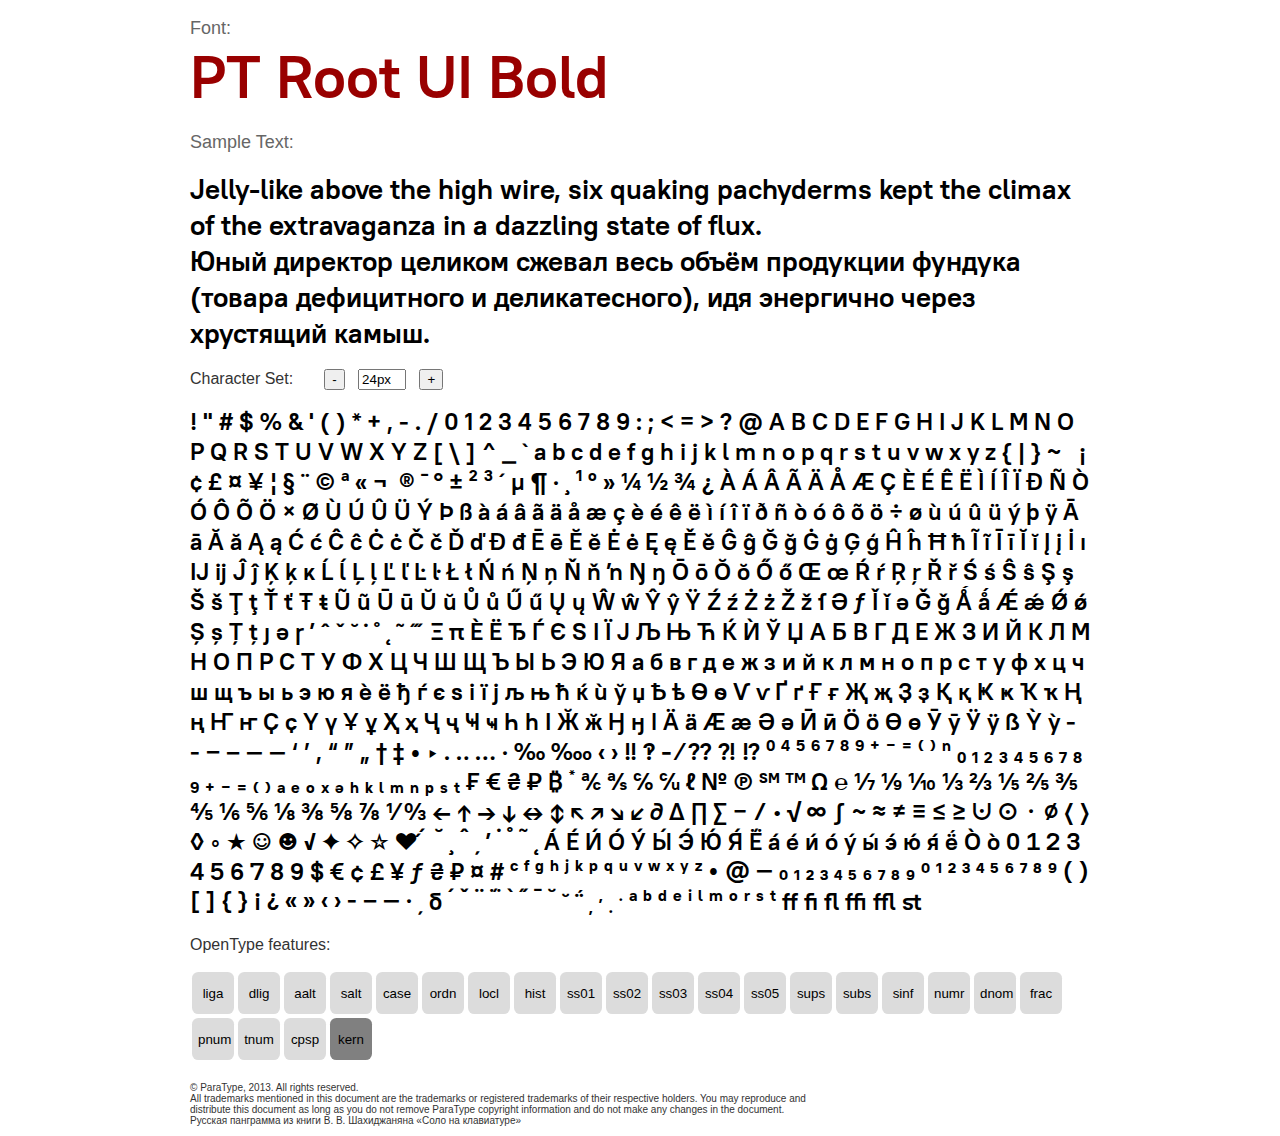
<file: Fonts/PT Root UI Bold/PT Root UI_Bold.html>
<!DOCTYPE html PUBLIC "-//W3C//DTD XHTML 1.0 Strict//EN"
	"http://www.w3.org/TR/xhtml1/DTD/xhtml1-strict.dtd">

<html xmlns="http://www.w3.org/1999/xhtml" xml:lang="en" lang="en">
<head>
	<meta http-equiv="Content-Type" content="text/html; charset=utf-8"/>
	<meta http-equiv="X-UA-Compatible" content="IE=Edge" />
  
<!--
These webfonts were purchased at www.ParaType.com
You can purchase them too. Please don't steal them.

Please don't remove this notice. Thanks.
-->	
	<title>Font Face Demo</title>
	<link rel="stylesheet" href="PT%20Root%20UI_Bold.css" type="text/css" charset="utf-8">
	<style type="text/css" media="screen">
		body {font-family: Helvetica, Arial, sans-serif; color:#333333;}
		.PTRootUIWebBold {
			font-family: 'PTRootUIWebBold';
			font-weight: normal;
			font-style: normal;
			color:#000000;
		}

		.caption {
			font-size: 18px;
			color:#666666;
		}
		.FontName {
			font-size: 60px;
		}
		.CopyrightFont {
			font-size: 10px;
		}
		#container {
			width: 900px;
			margin-left: auto;
			margin-right: auto;
			overflow: none;
		}
		.samplebox {
			white-space:wrap;
			margin-top:10px;
			margin-bottom: 0px;
		}
		.features {
			margin-top: 20px;
			margin-bottom: 20px;
		}
		.feature {
			height: 42px;
			width: 42px;
			cursor: pointer;
			margin: 2px;
			border-radius: 15%;
			background-color: #DCDCDC;
			border: none;
		}
		.active{
			background-color: #808080;			
		}
		
		
	</style>
<script type="text/javascript">
		fsize = 24
		window.onload = function(){ active('kern')};
function less()
{
	if (fsize > 2) {	
		fsize = fsize-1;
		p = document.getElementById('sample');
		p.style.fontSize = fsize + "px";
		document.getElementById('stext').value = fsize + "px";
	}
}	

function more()
{
	if (fsize < 100) {	
		fsize = fsize+1;
		setSize ()
	}
}	

function setSize ()
{
	p = document.getElementById('sample');
	document.getElementById('sample-text').style.fontSize = "28px";
	p.style.fontSize = fsize + "px";
	document.getElementById('stext').value = fsize + "px";
}

function changeFSize()
{
	tsize = document.getElementById('stext').value;
	fsize = parseInt (tsize);
	setSize ();
	return false;
}
function active(value)
{
	const button = document.getElementById(value); 	
	const allFeatures = document.querySelectorAll(".features button");
	button.classList.toggle('active');	
	let features = "";
	for(let i = 0; i < allFeatures.length; i ++){
		features += "'" + allFeatures[i].id + "'" + " ";
		if(allFeatures[i].classList.contains("active")){
			features += "1";
		}
		else { features += "0"}
		
		if(i+1 !== allFeatures.length) {
			features += ",";	
		}
	}	
	let sample = document.getElementById('sample');
	let sampleText = document.getElementById('sample-text');
	let styles = "font-feature-settings:" + features + ";";
	sample.setAttribute("style", styles);
	sampleText.setAttribute("style", styles);	
	setSize();
}
</script>	
</head>
<body>
	<div id="container">
<p class="caption">
Font: <br>

<span class="PTRootUIWebBold samplebox" style="font-size:60px; color:#990000">
PT Root UI Bold</span></p>

<p class="caption">
Sample Text:</p>
<p id="sample-text" class="PTRootUIWebBold samplebox" style="font-size:28px">
Jelly-like above the high wire, six quaking pachyderms kept the climax of the extravaganza in a dazzling state of flux.<br>Юный директор целиком сжевал весь объём продукции фундука (товара дефицитного и деликатесного), идя энергично через хрустящий камыш.</p>

<p class="caption">
<div>
	<div>
		<form onsubmit="return changeFSize();">
		Character Set: &nbsp;&nbsp;&nbsp;&nbsp;&nbsp; <input type="button" value="-" onClick="less()"> &nbsp;&nbsp;<input id="stext" type="text" value="24px" style="width:40px"> &nbsp;&nbsp;<input type="button" value="+" onClick="more()"></p>
		</form>
		<p id="sample" class="PTRootUIWebBold samplebox" style="font-size:24px;">
			   ! " # $ % & ' ( ) * + , - . / 0 1 2 3 4 5 6 7 8 9 : ; < = > ? @ A B C D E F G H I J K L M N O P Q R S T U V W X Y Z [ \ ] ^ _ ` a b c d e f g h i j k l m n o p q r s t u v w x y z { | } ~   ¡ ¢ £ ¤ ¥ ¦ § ¨ © ª « ¬ ­ ® ¯ ° ± ² ³ ´ µ ¶ · ¸ ¹ º » ¼ ½ ¾ ¿ À Á Â Ã Ä Å Æ Ç È É Ê Ë Ì Í Î Ï Ð Ñ Ò Ó Ô Õ Ö × Ø Ù Ú Û Ü Ý Þ ß à á â ã ä å æ ç è é ê ë ì í î ï ð ñ ò ó ô õ ö ÷ ø ù ú û ü ý þ ÿ Ā ā Ă ă Ą ą Ć ć Ĉ ĉ Ċ ċ Č č Ď ď Đ đ Ē ē Ĕ ĕ Ė ė Ę ę Ě ě Ĝ ĝ Ğ ğ Ġ ġ Ģ ģ Ĥ ĥ Ħ ħ Ĩ ĩ Ī ī Ĭ ĭ Į į İ ı Ĳ ĳ Ĵ ĵ Ķ ķ ĸ Ĺ ĺ Ļ ļ Ľ ľ Ŀ ŀ Ł ł Ń ń Ņ ņ Ň ň ŉ Ŋ ŋ Ō ō Ŏ ŏ Ő ő Œ œ Ŕ ŕ Ŗ ŗ Ř ř Ś ś Ŝ ŝ Ş ş Š š Ţ ţ Ť ť Ŧ ŧ Ũ ũ Ū ū Ŭ ŭ Ů ů Ű ű Ų ų Ŵ ŵ Ŷ ŷ Ÿ Ź ź Ż ż Ž ž ſ Ə ƒ Ǐ ǐ ǝ Ǧ ǧ Ǻ ǻ Ǽ ǽ Ǿ ǿ Ș ș Ț ț ȷ ə ɼ ʼ ˆ ˇ ˘ ˙ ˚ ˛ ˜ ˝ ́ Ξ π Ѐ Ё Ђ Ѓ Є Ѕ І Ї Ј Љ Њ Ћ Ќ Ѝ Ў Џ А Б В Г Д Е Ж З И Й К Л М Н О П Р С Т У Ф Х Ц Ч Ш Щ Ъ Ы Ь Э Ю Я а б в г д е ж з и й к л м н о п р с т у ф х ц ч ш щ ъ ы ь э ю я ѐ ё ђ ѓ є ѕ і ї ј љ њ ћ ќ ѝ ў џ Ѣ ѣ Ѳ ѳ Ѵ ѵ Ґ ґ Ғ ғ Җ җ Ҙ ҙ Қ қ Ҝ ҝ Ҡ ҡ Ң ң Ҥ ҥ Ҫ ҫ Ү ү Ұ ұ Ҳ ҳ Ҷ ҷ Ҹ ҹ Һ һ Ӏ Ӂ ӂ Ӈ ӈ ӏ Ӓ ӓ Ӕ ӕ Ә ә Ӣ ӣ Ӧ ӧ Ө ө Ӯ ӯ Ӱ ӱ ẞ Ỳ ỳ ‐ ‑ ‒ – — ― ‘ ’ ‚ “ ” „ † ‡ • ‣ ․ ‥ … ‧ ‰ ‱ ‹ › ‼ ‽ ⁃ ⁄ ⁇ ⁈ ⁉ ⁰ ⁴ ⁵ ⁶ ⁷ ⁸ ⁹ ⁺ ⁻ ⁼ ⁽ ⁾ ⁿ ₀ ₁ ₂ ₃ ₄ ₅ ₆ ₇ ₈ ₉ ₊ ₋ ₌ ₍ ₎ ₐ ₑ ₒ ₓ ₔ ₕ ₖ ₗ ₘ ₙ ₚ ₛ ₜ ₣ € ₴ ₽ ₿ ⃰ ℀ ℁ ℅ ℆ ℓ № ℗ ℠ ™ Ω ℮ ⅐ ⅑ ⅒ ⅓ ⅔ ⅕ ⅖ ⅗ ⅘ ⅙ ⅚ ⅛ ⅜ ⅝ ⅞ ⅟ ↉ ← ↑ → ↓ ↔ ↕ ↖ ↗ ↘ ↙ ∂ ∆ ∏ ∑ − ∕ ∙ √ ∞ ∫ ∼ ≈ ≠ ≡ ≤ ≥ ⊍ ⊙ ⋅ ⌀ 〈 〉 ◊ ◦ ★ ☺ ☻ ✓ ✦ ✧ ✩ ❤                                                                                                                                      ﬀ ﬁ ﬂ ﬃ ﬄ ﬆ ﻿ 
		</p>
	</div>
	<div class="features">
	<p>OpenType features:</p><button id='liga' class='feature' onclick=active('liga') title='Standard Ligatures'>liga</button><button id='dlig' class='feature' onclick=active('dlig') title='Discretionary Ligatures'>dlig</button><button id='aalt' class='feature' onclick=active('aalt') title='Access All Alternates'>aalt</button><button id='salt' class='feature' onclick=active('salt') title='Stylistic Alternates'>salt</button><button id='case' class='feature' onclick=active('case') title='Case-Sensitive Forms'>case</button><button id='ordn' class='feature' onclick=active('ordn') title='Ordinals'>ordn</button><button id='locl' class='feature' onclick=active('locl') title='Localized Forms'>locl</button><button id='hist' class='feature' onclick=active('hist') title='Historical Forms'>hist</button><button id='ss01' class='feature' onclick=active('ss01') title='Stylistic Set 1'>ss01</button><button id='ss02' class='feature' onclick=active('ss02') title='Stylistic Set 2'>ss02</button><button id='ss03' class='feature' onclick=active('ss03') title='Stylistic Set 3'>ss03</button><button id='ss04' class='feature' onclick=active('ss04') title='Stylistic Set 4'>ss04</button><button id='ss05' class='feature' onclick=active('ss05') title='Stylistic Set 5'>ss05</button><button id='sups' class='feature' onclick=active('sups') title='Superscript'>sups</button><button id='subs' class='feature' onclick=active('subs') title='Subscript'>subs</button><button id='sinf' class='feature' onclick=active('sinf') title='Scientific Inferiors'>sinf</button><button id='numr' class='feature' onclick=active('numr') title='Numerators'>numr</button><button id='dnom' class='feature' onclick=active('dnom') title='Denominators'>dnom</button><button id='frac' class='feature' onclick=active('frac') title='Fractions'>frac</button><button id='pnum' class='feature' onclick=active('pnum') title='Proportional Figures'>pnum</button><button id='tnum' class='feature' onclick=active('tnum') title='Tabular Figures'>tnum</button><button id='cpsp' class='feature' onclick=active('cpsp') title='Capital Spacing'>cpsp</button><button id='kern' class='feature' onclick=active('kern') title='Kerning'>kern</button>
	</div>
</div>

<p class="CopyrightFont">
&#169; ParaType, 2013. All rights reserved.<br>All trademarks mentioned in this document are the trademarks or registered trademarks of their respective holders. You may reproduce and<br>distribute this document as long as you do not remove ParaType copyright information and do not make any changes in the document.<br>Русская панграмма из книги В. В. Шахиджаняна «Соло на клавиатуре»</p>	</div>

</body>
</html>
</file>
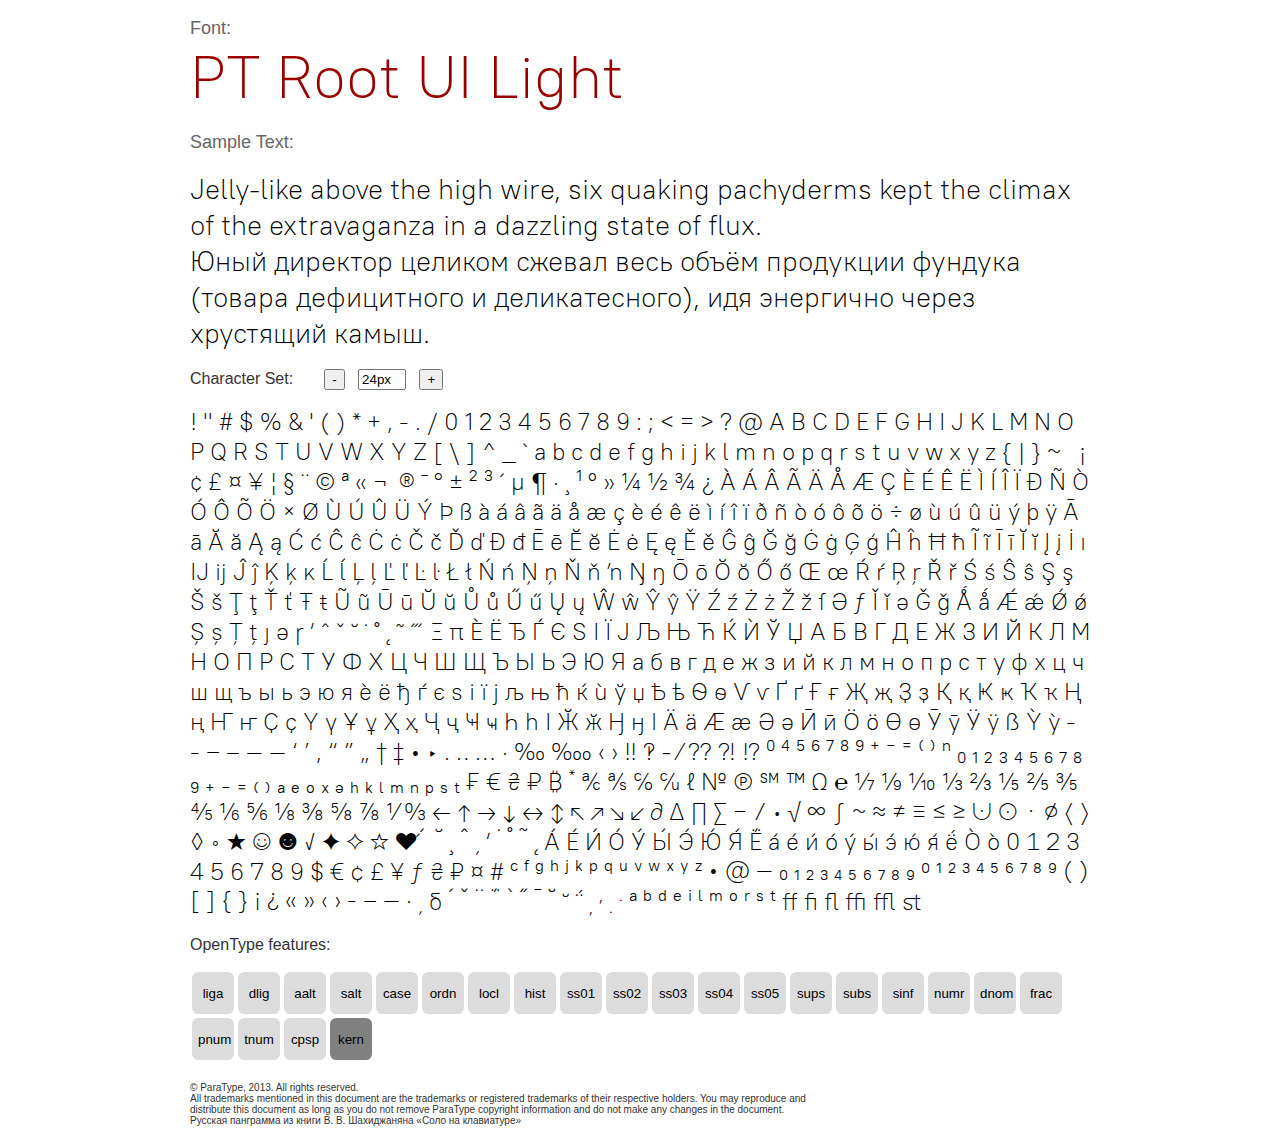
<file: Fonts/PT Root UI Light/PT Root UI_Light.html>
<!DOCTYPE html PUBLIC "-//W3C//DTD XHTML 1.0 Strict//EN"
	"http://www.w3.org/TR/xhtml1/DTD/xhtml1-strict.dtd">

<html xmlns="http://www.w3.org/1999/xhtml" xml:lang="en" lang="en">
<head>
	<meta http-equiv="Content-Type" content="text/html; charset=utf-8"/>
	<meta http-equiv="X-UA-Compatible" content="IE=Edge" />
  
<!--
These webfonts were purchased at www.ParaType.com
You can purchase them too. Please don't steal them.

Please don't remove this notice. Thanks.
-->	
	<title>Font Face Demo</title>
	<link rel="stylesheet" href="PT%20Root%20UI_Light.css" type="text/css" charset="utf-8">
	<style type="text/css" media="screen">
		body {font-family: Helvetica, Arial, sans-serif; color:#333333;}
		.PTRootUIWebLight {
			font-family: 'PTRootUIWebLight';
			font-weight: normal;
			font-style: normal;
			color:#000000;
		}

		.caption {
			font-size: 18px;
			color:#666666;
		}
		.FontName {
			font-size: 60px;
		}
		.CopyrightFont {
			font-size: 10px;
		}
		#container {
			width: 900px;
			margin-left: auto;
			margin-right: auto;
			overflow: none;
		}
		.samplebox {
			white-space:wrap;
			margin-top:10px;
			margin-bottom: 0px;
		}
		.features {
			margin-top: 20px;
			margin-bottom: 20px;
		}
		.feature {
			height: 42px;
			width: 42px;
			cursor: pointer;
			margin: 2px;
			border-radius: 15%;
			background-color: #DCDCDC;
			border: none;
		}
		.active{
			background-color: #808080;			
		}
		
		
	</style>
<script type="text/javascript">
		fsize = 24
		window.onload = function(){ active('kern')};
function less()
{
	if (fsize > 2) {	
		fsize = fsize-1;
		p = document.getElementById('sample');
		p.style.fontSize = fsize + "px";
		document.getElementById('stext').value = fsize + "px";
	}
}	

function more()
{
	if (fsize < 100) {	
		fsize = fsize+1;
		setSize ()
	}
}	

function setSize ()
{
	p = document.getElementById('sample');
	document.getElementById('sample-text').style.fontSize = "28px";
	p.style.fontSize = fsize + "px";
	document.getElementById('stext').value = fsize + "px";
}

function changeFSize()
{
	tsize = document.getElementById('stext').value;
	fsize = parseInt (tsize);
	setSize ();
	return false;
}
function active(value)
{
	const button = document.getElementById(value); 	
	const allFeatures = document.querySelectorAll(".features button");
	button.classList.toggle('active');	
	let features = "";
	for(let i = 0; i < allFeatures.length; i ++){
		features += "'" + allFeatures[i].id + "'" + " ";
		if(allFeatures[i].classList.contains("active")){
			features += "1";
		}
		else { features += "0"}
		
		if(i+1 !== allFeatures.length) {
			features += ",";	
		}
	}	
	let sample = document.getElementById('sample');
	let sampleText = document.getElementById('sample-text');
	let styles = "font-feature-settings:" + features + ";";
	sample.setAttribute("style", styles);
	sampleText.setAttribute("style", styles);	
	setSize();
}
</script>	
</head>
<body>
	<div id="container">
<p class="caption">
Font: <br>

<span class="PTRootUIWebLight samplebox" style="font-size:60px; color:#990000">
PT Root UI Light</span></p>

<p class="caption">
Sample Text:</p>
<p id="sample-text" class="PTRootUIWebLight samplebox" style="font-size:28px">
Jelly-like above the high wire, six quaking pachyderms kept the climax of the extravaganza in a dazzling state of flux.<br>Юный директор целиком сжевал весь объём продукции фундука (товара дефицитного и деликатесного), идя энергично через хрустящий камыш.</p>

<p class="caption">
<div>
	<div>
		<form onsubmit="return changeFSize();">
		Character Set: &nbsp;&nbsp;&nbsp;&nbsp;&nbsp; <input type="button" value="-" onClick="less()"> &nbsp;&nbsp;<input id="stext" type="text" value="24px" style="width:40px"> &nbsp;&nbsp;<input type="button" value="+" onClick="more()"></p>
		</form>
		<p id="sample" class="PTRootUIWebLight samplebox" style="font-size:24px;">
			   ! " # $ % & ' ( ) * + , - . / 0 1 2 3 4 5 6 7 8 9 : ; < = > ? @ A B C D E F G H I J K L M N O P Q R S T U V W X Y Z [ \ ] ^ _ ` a b c d e f g h i j k l m n o p q r s t u v w x y z { | } ~   ¡ ¢ £ ¤ ¥ ¦ § ¨ © ª « ¬ ­ ® ¯ ° ± ² ³ ´ µ ¶ · ¸ ¹ º » ¼ ½ ¾ ¿ À Á Â Ã Ä Å Æ Ç È É Ê Ë Ì Í Î Ï Ð Ñ Ò Ó Ô Õ Ö × Ø Ù Ú Û Ü Ý Þ ß à á â ã ä å æ ç è é ê ë ì í î ï ð ñ ò ó ô õ ö ÷ ø ù ú û ü ý þ ÿ Ā ā Ă ă Ą ą Ć ć Ĉ ĉ Ċ ċ Č č Ď ď Đ đ Ē ē Ĕ ĕ Ė ė Ę ę Ě ě Ĝ ĝ Ğ ğ Ġ ġ Ģ ģ Ĥ ĥ Ħ ħ Ĩ ĩ Ī ī Ĭ ĭ Į į İ ı Ĳ ĳ Ĵ ĵ Ķ ķ ĸ Ĺ ĺ Ļ ļ Ľ ľ Ŀ ŀ Ł ł Ń ń Ņ ņ Ň ň ŉ Ŋ ŋ Ō ō Ŏ ŏ Ő ő Œ œ Ŕ ŕ Ŗ ŗ Ř ř Ś ś Ŝ ŝ Ş ş Š š Ţ ţ Ť ť Ŧ ŧ Ũ ũ Ū ū Ŭ ŭ Ů ů Ű ű Ų ų Ŵ ŵ Ŷ ŷ Ÿ Ź ź Ż ż Ž ž ſ Ə ƒ Ǐ ǐ ǝ Ǧ ǧ Ǻ ǻ Ǽ ǽ Ǿ ǿ Ș ș Ț ț ȷ ə ɼ ʼ ˆ ˇ ˘ ˙ ˚ ˛ ˜ ˝ ́ Ξ π Ѐ Ё Ђ Ѓ Є Ѕ І Ї Ј Љ Њ Ћ Ќ Ѝ Ў Џ А Б В Г Д Е Ж З И Й К Л М Н О П Р С Т У Ф Х Ц Ч Ш Щ Ъ Ы Ь Э Ю Я а б в г д е ж з и й к л м н о п р с т у ф х ц ч ш щ ъ ы ь э ю я ѐ ё ђ ѓ є ѕ і ї ј љ њ ћ ќ ѝ ў џ Ѣ ѣ Ѳ ѳ Ѵ ѵ Ґ ґ Ғ ғ Җ җ Ҙ ҙ Қ қ Ҝ ҝ Ҡ ҡ Ң ң Ҥ ҥ Ҫ ҫ Ү ү Ұ ұ Ҳ ҳ Ҷ ҷ Ҹ ҹ Һ һ Ӏ Ӂ ӂ Ӈ ӈ ӏ Ӓ ӓ Ӕ ӕ Ә ә Ӣ ӣ Ӧ ӧ Ө ө Ӯ ӯ Ӱ ӱ ẞ Ỳ ỳ ‐ ‑ ‒ – — ― ‘ ’ ‚ “ ” „ † ‡ • ‣ ․ ‥ … ‧ ‰ ‱ ‹ › ‼ ‽ ⁃ ⁄ ⁇ ⁈ ⁉ ⁰ ⁴ ⁵ ⁶ ⁷ ⁸ ⁹ ⁺ ⁻ ⁼ ⁽ ⁾ ⁿ ₀ ₁ ₂ ₃ ₄ ₅ ₆ ₇ ₈ ₉ ₊ ₋ ₌ ₍ ₎ ₐ ₑ ₒ ₓ ₔ ₕ ₖ ₗ ₘ ₙ ₚ ₛ ₜ ₣ € ₴ ₽ ₿ ⃰ ℀ ℁ ℅ ℆ ℓ № ℗ ℠ ™ Ω ℮ ⅐ ⅑ ⅒ ⅓ ⅔ ⅕ ⅖ ⅗ ⅘ ⅙ ⅚ ⅛ ⅜ ⅝ ⅞ ⅟ ↉ ← ↑ → ↓ ↔ ↕ ↖ ↗ ↘ ↙ ∂ ∆ ∏ ∑ − ∕ ∙ √ ∞ ∫ ∼ ≈ ≠ ≡ ≤ ≥ ⊍ ⊙ ⋅ ⌀ 〈 〉 ◊ ◦ ★ ☺ ☻ ✓ ✦ ✧ ✩ ❤                                                                                                                                      ﬀ ﬁ ﬂ ﬃ ﬄ ﬆ ﻿ 
		</p>
	</div>
	<div class="features">
	<p>OpenType features:</p><button id='liga' class='feature' onclick=active('liga') title='Standard Ligatures'>liga</button><button id='dlig' class='feature' onclick=active('dlig') title='Discretionary Ligatures'>dlig</button><button id='aalt' class='feature' onclick=active('aalt') title='Access All Alternates'>aalt</button><button id='salt' class='feature' onclick=active('salt') title='Stylistic Alternates'>salt</button><button id='case' class='feature' onclick=active('case') title='Case-Sensitive Forms'>case</button><button id='ordn' class='feature' onclick=active('ordn') title='Ordinals'>ordn</button><button id='locl' class='feature' onclick=active('locl') title='Localized Forms'>locl</button><button id='hist' class='feature' onclick=active('hist') title='Historical Forms'>hist</button><button id='ss01' class='feature' onclick=active('ss01') title='Stylistic Set 1'>ss01</button><button id='ss02' class='feature' onclick=active('ss02') title='Stylistic Set 2'>ss02</button><button id='ss03' class='feature' onclick=active('ss03') title='Stylistic Set 3'>ss03</button><button id='ss04' class='feature' onclick=active('ss04') title='Stylistic Set 4'>ss04</button><button id='ss05' class='feature' onclick=active('ss05') title='Stylistic Set 5'>ss05</button><button id='sups' class='feature' onclick=active('sups') title='Superscript'>sups</button><button id='subs' class='feature' onclick=active('subs') title='Subscript'>subs</button><button id='sinf' class='feature' onclick=active('sinf') title='Scientific Inferiors'>sinf</button><button id='numr' class='feature' onclick=active('numr') title='Numerators'>numr</button><button id='dnom' class='feature' onclick=active('dnom') title='Denominators'>dnom</button><button id='frac' class='feature' onclick=active('frac') title='Fractions'>frac</button><button id='pnum' class='feature' onclick=active('pnum') title='Proportional Figures'>pnum</button><button id='tnum' class='feature' onclick=active('tnum') title='Tabular Figures'>tnum</button><button id='cpsp' class='feature' onclick=active('cpsp') title='Capital Spacing'>cpsp</button><button id='kern' class='feature' onclick=active('kern') title='Kerning'>kern</button>
	</div>
</div>

<p class="CopyrightFont">
&#169; ParaType, 2013. All rights reserved.<br>All trademarks mentioned in this document are the trademarks or registered trademarks of their respective holders. You may reproduce and<br>distribute this document as long as you do not remove ParaType copyright information and do not make any changes in the document.<br>Русская панграмма из книги В. В. Шахиджаняна «Соло на клавиатуре»</p>	</div>

</body>
</html>
</file>
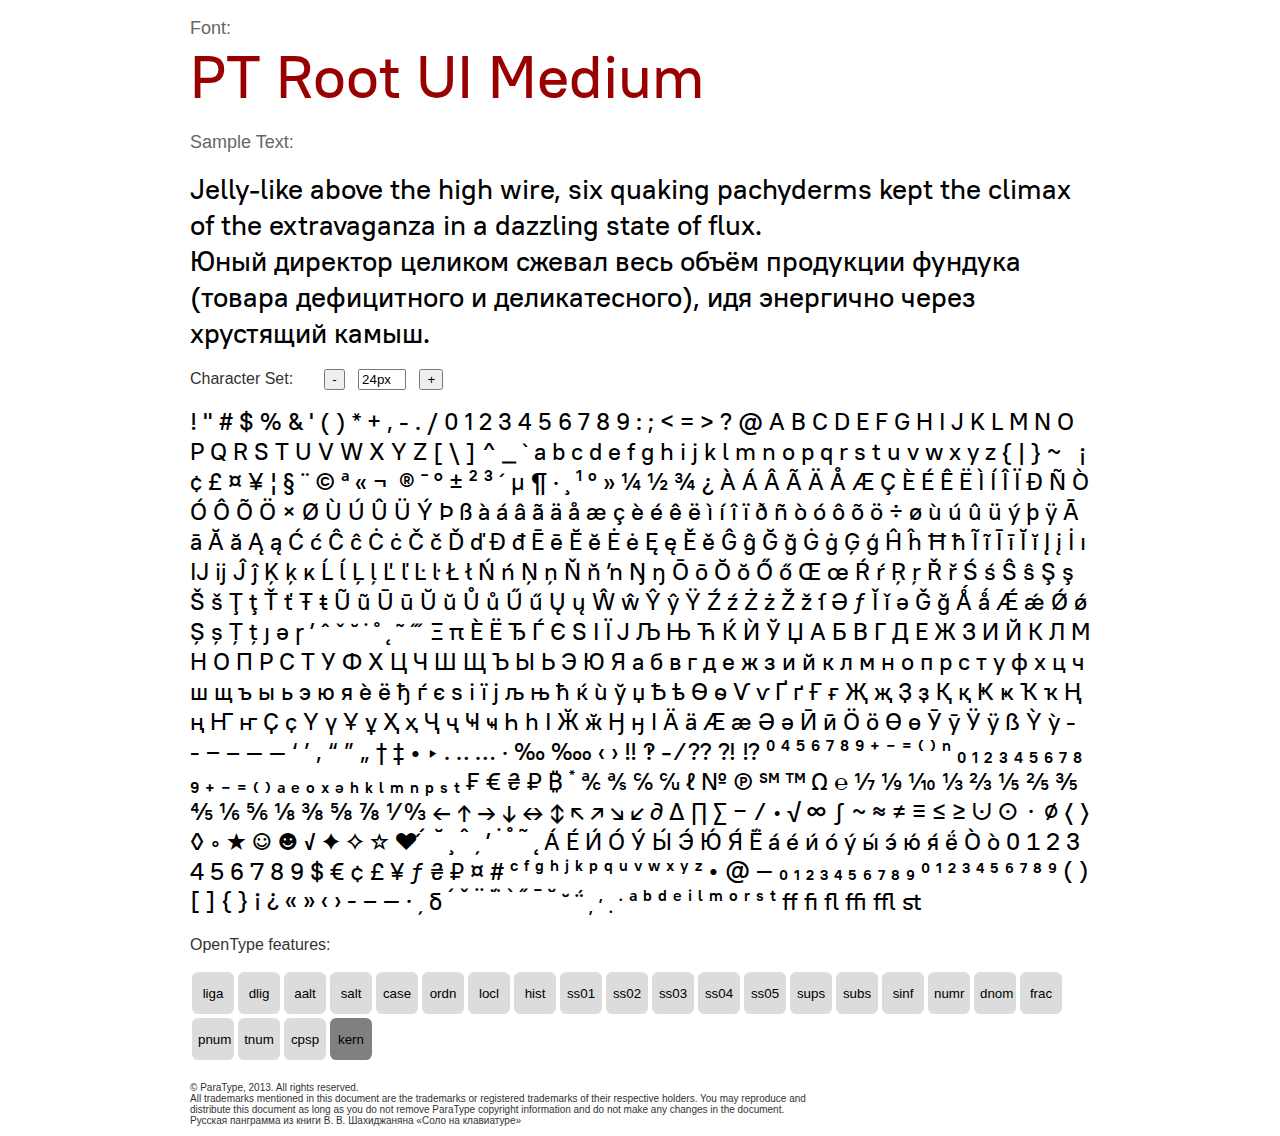
<file: Fonts/PT Root UI Medium/PT Root UI_Medium.html>
<!DOCTYPE html PUBLIC "-//W3C//DTD XHTML 1.0 Strict//EN"
	"http://www.w3.org/TR/xhtml1/DTD/xhtml1-strict.dtd">

<html xmlns="http://www.w3.org/1999/xhtml" xml:lang="en" lang="en">
<head>
	<meta http-equiv="Content-Type" content="text/html; charset=utf-8"/>
	<meta http-equiv="X-UA-Compatible" content="IE=Edge" />
  
<!--
These webfonts were purchased at www.ParaType.com
You can purchase them too. Please don't steal them.

Please don't remove this notice. Thanks.
-->	
	<title>Font Face Demo</title>
	<link rel="stylesheet" href="PT%20Root%20UI_Medium.css" type="text/css" charset="utf-8">
	<style type="text/css" media="screen">
		body {font-family: Helvetica, Arial, sans-serif; color:#333333;}
		.PTRootUIWebMedium {
			font-family: 'PTRootUIWebMedium';
			font-weight: normal;
			font-style: normal;
			color:#000000;
		}

		.caption {
			font-size: 18px;
			color:#666666;
		}
		.FontName {
			font-size: 60px;
		}
		.CopyrightFont {
			font-size: 10px;
		}
		#container {
			width: 900px;
			margin-left: auto;
			margin-right: auto;
			overflow: none;
		}
		.samplebox {
			white-space:wrap;
			margin-top:10px;
			margin-bottom: 0px;
		}
		.features {
			margin-top: 20px;
			margin-bottom: 20px;
		}
		.feature {
			height: 42px;
			width: 42px;
			cursor: pointer;
			margin: 2px;
			border-radius: 15%;
			background-color: #DCDCDC;
			border: none;
		}
		.active{
			background-color: #808080;			
		}
		
		
	</style>
<script type="text/javascript">
		fsize = 24
		window.onload = function(){ active('kern')};
function less()
{
	if (fsize > 2) {	
		fsize = fsize-1;
		p = document.getElementById('sample');
		p.style.fontSize = fsize + "px";
		document.getElementById('stext').value = fsize + "px";
	}
}	

function more()
{
	if (fsize < 100) {	
		fsize = fsize+1;
		setSize ()
	}
}	

function setSize ()
{
	p = document.getElementById('sample');
	document.getElementById('sample-text').style.fontSize = "28px";
	p.style.fontSize = fsize + "px";
	document.getElementById('stext').value = fsize + "px";
}

function changeFSize()
{
	tsize = document.getElementById('stext').value;
	fsize = parseInt (tsize);
	setSize ();
	return false;
}
function active(value)
{
	const button = document.getElementById(value); 	
	const allFeatures = document.querySelectorAll(".features button");
	button.classList.toggle('active');	
	let features = "";
	for(let i = 0; i < allFeatures.length; i ++){
		features += "'" + allFeatures[i].id + "'" + " ";
		if(allFeatures[i].classList.contains("active")){
			features += "1";
		}
		else { features += "0"}
		
		if(i+1 !== allFeatures.length) {
			features += ",";	
		}
	}	
	let sample = document.getElementById('sample');
	let sampleText = document.getElementById('sample-text');
	let styles = "font-feature-settings:" + features + ";";
	sample.setAttribute("style", styles);
	sampleText.setAttribute("style", styles);	
	setSize();
}
</script>	
</head>
<body>
	<div id="container">
<p class="caption">
Font: <br>

<span class="PTRootUIWebMedium samplebox" style="font-size:60px; color:#990000">
PT Root UI Medium</span></p>

<p class="caption">
Sample Text:</p>
<p id="sample-text" class="PTRootUIWebMedium samplebox" style="font-size:28px">
Jelly-like above the high wire, six quaking pachyderms kept the climax of the extravaganza in a dazzling state of flux.<br>Юный директор целиком сжевал весь объём продукции фундука (товара дефицитного и деликатесного), идя энергично через хрустящий камыш.</p>

<p class="caption">
<div>
	<div>
		<form onsubmit="return changeFSize();">
		Character Set: &nbsp;&nbsp;&nbsp;&nbsp;&nbsp; <input type="button" value="-" onClick="less()"> &nbsp;&nbsp;<input id="stext" type="text" value="24px" style="width:40px"> &nbsp;&nbsp;<input type="button" value="+" onClick="more()"></p>
		</form>
		<p id="sample" class="PTRootUIWebMedium samplebox" style="font-size:24px;">
			   ! " # $ % & ' ( ) * + , - . / 0 1 2 3 4 5 6 7 8 9 : ; < = > ? @ A B C D E F G H I J K L M N O P Q R S T U V W X Y Z [ \ ] ^ _ ` a b c d e f g h i j k l m n o p q r s t u v w x y z { | } ~   ¡ ¢ £ ¤ ¥ ¦ § ¨ © ª « ¬ ­ ® ¯ ° ± ² ³ ´ µ ¶ · ¸ ¹ º » ¼ ½ ¾ ¿ À Á Â Ã Ä Å Æ Ç È É Ê Ë Ì Í Î Ï Ð Ñ Ò Ó Ô Õ Ö × Ø Ù Ú Û Ü Ý Þ ß à á â ã ä å æ ç è é ê ë ì í î ï ð ñ ò ó ô õ ö ÷ ø ù ú û ü ý þ ÿ Ā ā Ă ă Ą ą Ć ć Ĉ ĉ Ċ ċ Č č Ď ď Đ đ Ē ē Ĕ ĕ Ė ė Ę ę Ě ě Ĝ ĝ Ğ ğ Ġ ġ Ģ ģ Ĥ ĥ Ħ ħ Ĩ ĩ Ī ī Ĭ ĭ Į į İ ı Ĳ ĳ Ĵ ĵ Ķ ķ ĸ Ĺ ĺ Ļ ļ Ľ ľ Ŀ ŀ Ł ł Ń ń Ņ ņ Ň ň ŉ Ŋ ŋ Ō ō Ŏ ŏ Ő ő Œ œ Ŕ ŕ Ŗ ŗ Ř ř Ś ś Ŝ ŝ Ş ş Š š Ţ ţ Ť ť Ŧ ŧ Ũ ũ Ū ū Ŭ ŭ Ů ů Ű ű Ų ų Ŵ ŵ Ŷ ŷ Ÿ Ź ź Ż ż Ž ž ſ Ə ƒ Ǐ ǐ ǝ Ǧ ǧ Ǻ ǻ Ǽ ǽ Ǿ ǿ Ș ș Ț ț ȷ ə ɼ ʼ ˆ ˇ ˘ ˙ ˚ ˛ ˜ ˝ ́ Ξ π Ѐ Ё Ђ Ѓ Є Ѕ І Ї Ј Љ Њ Ћ Ќ Ѝ Ў Џ А Б В Г Д Е Ж З И Й К Л М Н О П Р С Т У Ф Х Ц Ч Ш Щ Ъ Ы Ь Э Ю Я а б в г д е ж з и й к л м н о п р с т у ф х ц ч ш щ ъ ы ь э ю я ѐ ё ђ ѓ є ѕ і ї ј љ њ ћ ќ ѝ ў џ Ѣ ѣ Ѳ ѳ Ѵ ѵ Ґ ґ Ғ ғ Җ җ Ҙ ҙ Қ қ Ҝ ҝ Ҡ ҡ Ң ң Ҥ ҥ Ҫ ҫ Ү ү Ұ ұ Ҳ ҳ Ҷ ҷ Ҹ ҹ Һ һ Ӏ Ӂ ӂ Ӈ ӈ ӏ Ӓ ӓ Ӕ ӕ Ә ә Ӣ ӣ Ӧ ӧ Ө ө Ӯ ӯ Ӱ ӱ ẞ Ỳ ỳ ‐ ‑ ‒ – — ― ‘ ’ ‚ “ ” „ † ‡ • ‣ ․ ‥ … ‧ ‰ ‱ ‹ › ‼ ‽ ⁃ ⁄ ⁇ ⁈ ⁉ ⁰ ⁴ ⁵ ⁶ ⁷ ⁸ ⁹ ⁺ ⁻ ⁼ ⁽ ⁾ ⁿ ₀ ₁ ₂ ₃ ₄ ₅ ₆ ₇ ₈ ₉ ₊ ₋ ₌ ₍ ₎ ₐ ₑ ₒ ₓ ₔ ₕ ₖ ₗ ₘ ₙ ₚ ₛ ₜ ₣ € ₴ ₽ ₿ ⃰ ℀ ℁ ℅ ℆ ℓ № ℗ ℠ ™ Ω ℮ ⅐ ⅑ ⅒ ⅓ ⅔ ⅕ ⅖ ⅗ ⅘ ⅙ ⅚ ⅛ ⅜ ⅝ ⅞ ⅟ ↉ ← ↑ → ↓ ↔ ↕ ↖ ↗ ↘ ↙ ∂ ∆ ∏ ∑ − ∕ ∙ √ ∞ ∫ ∼ ≈ ≠ ≡ ≤ ≥ ⊍ ⊙ ⋅ ⌀ 〈 〉 ◊ ◦ ★ ☺ ☻ ✓ ✦ ✧ ✩ ❤                                                                                                                                      ﬀ ﬁ ﬂ ﬃ ﬄ ﬆ ﻿ 
		</p>
	</div>
	<div class="features">
	<p>OpenType features:</p><button id='liga' class='feature' onclick=active('liga') title='Standard Ligatures'>liga</button><button id='dlig' class='feature' onclick=active('dlig') title='Discretionary Ligatures'>dlig</button><button id='aalt' class='feature' onclick=active('aalt') title='Access All Alternates'>aalt</button><button id='salt' class='feature' onclick=active('salt') title='Stylistic Alternates'>salt</button><button id='case' class='feature' onclick=active('case') title='Case-Sensitive Forms'>case</button><button id='ordn' class='feature' onclick=active('ordn') title='Ordinals'>ordn</button><button id='locl' class='feature' onclick=active('locl') title='Localized Forms'>locl</button><button id='hist' class='feature' onclick=active('hist') title='Historical Forms'>hist</button><button id='ss01' class='feature' onclick=active('ss01') title='Stylistic Set 1'>ss01</button><button id='ss02' class='feature' onclick=active('ss02') title='Stylistic Set 2'>ss02</button><button id='ss03' class='feature' onclick=active('ss03') title='Stylistic Set 3'>ss03</button><button id='ss04' class='feature' onclick=active('ss04') title='Stylistic Set 4'>ss04</button><button id='ss05' class='feature' onclick=active('ss05') title='Stylistic Set 5'>ss05</button><button id='sups' class='feature' onclick=active('sups') title='Superscript'>sups</button><button id='subs' class='feature' onclick=active('subs') title='Subscript'>subs</button><button id='sinf' class='feature' onclick=active('sinf') title='Scientific Inferiors'>sinf</button><button id='numr' class='feature' onclick=active('numr') title='Numerators'>numr</button><button id='dnom' class='feature' onclick=active('dnom') title='Denominators'>dnom</button><button id='frac' class='feature' onclick=active('frac') title='Fractions'>frac</button><button id='pnum' class='feature' onclick=active('pnum') title='Proportional Figures'>pnum</button><button id='tnum' class='feature' onclick=active('tnum') title='Tabular Figures'>tnum</button><button id='cpsp' class='feature' onclick=active('cpsp') title='Capital Spacing'>cpsp</button><button id='kern' class='feature' onclick=active('kern') title='Kerning'>kern</button>
	</div>
</div>

<p class="CopyrightFont">
&#169; ParaType, 2013. All rights reserved.<br>All trademarks mentioned in this document are the trademarks or registered trademarks of their respective holders. You may reproduce and<br>distribute this document as long as you do not remove ParaType copyright information and do not make any changes in the document.<br>Русская панграмма из книги В. В. Шахиджаняна «Соло на клавиатуре»</p>	</div>

</body>
</html>
</file>
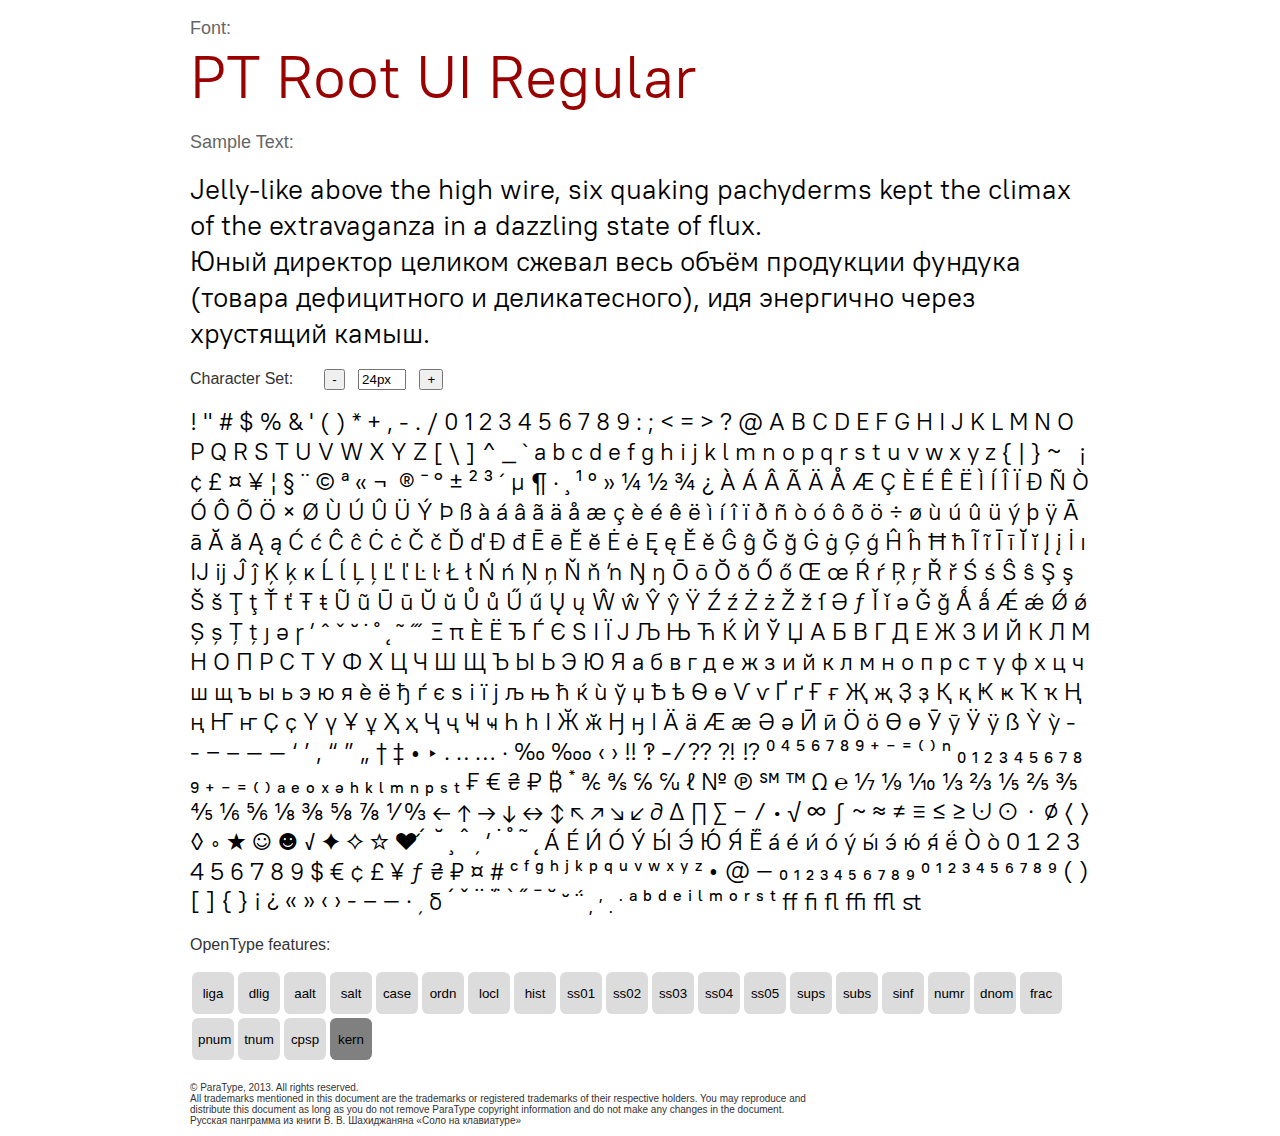
<file: Fonts/PT Root UI Regular/PT Root UI_Regular.html>
<!DOCTYPE html PUBLIC "-//W3C//DTD XHTML 1.0 Strict//EN"
	"http://www.w3.org/TR/xhtml1/DTD/xhtml1-strict.dtd">

<html xmlns="http://www.w3.org/1999/xhtml" xml:lang="en" lang="en">
<head>
	<meta http-equiv="Content-Type" content="text/html; charset=utf-8"/>
	<meta http-equiv="X-UA-Compatible" content="IE=Edge" />
  
<!--
These webfonts were purchased at www.ParaType.com
You can purchase them too. Please don't steal them.

Please don't remove this notice. Thanks.
-->	
	<title>Font Face Demo</title>
	<link rel="stylesheet" href="PT%20Root%20UI_Regular.css" type="text/css" charset="utf-8">
	<style type="text/css" media="screen">
		body {font-family: Helvetica, Arial, sans-serif; color:#333333;}
		.PTRootUIWebRegular {
			font-family: 'PTRootUIWebRegular';
			font-weight: normal;
			font-style: normal;
			color:#000000;
		}

		.caption {
			font-size: 18px;
			color:#666666;
		}
		.FontName {
			font-size: 60px;
		}
		.CopyrightFont {
			font-size: 10px;
		}
		#container {
			width: 900px;
			margin-left: auto;
			margin-right: auto;
			overflow: none;
		}
		.samplebox {
			white-space:wrap;
			margin-top:10px;
			margin-bottom: 0px;
		}
		.features {
			margin-top: 20px;
			margin-bottom: 20px;
		}
		.feature {
			height: 42px;
			width: 42px;
			cursor: pointer;
			margin: 2px;
			border-radius: 15%;
			background-color: #DCDCDC;
			border: none;
		}
		.active{
			background-color: #808080;			
		}
		
		
	</style>
<script type="text/javascript">
		fsize = 24
		window.onload = function(){ active('kern')};
function less()
{
	if (fsize > 2) {	
		fsize = fsize-1;
		p = document.getElementById('sample');
		p.style.fontSize = fsize + "px";
		document.getElementById('stext').value = fsize + "px";
	}
}	

function more()
{
	if (fsize < 100) {	
		fsize = fsize+1;
		setSize ()
	}
}	

function setSize ()
{
	p = document.getElementById('sample');
	document.getElementById('sample-text').style.fontSize = "28px";
	p.style.fontSize = fsize + "px";
	document.getElementById('stext').value = fsize + "px";
}

function changeFSize()
{
	tsize = document.getElementById('stext').value;
	fsize = parseInt (tsize);
	setSize ();
	return false;
}
function active(value)
{
	const button = document.getElementById(value); 	
	const allFeatures = document.querySelectorAll(".features button");
	button.classList.toggle('active');	
	let features = "";
	for(let i = 0; i < allFeatures.length; i ++){
		features += "'" + allFeatures[i].id + "'" + " ";
		if(allFeatures[i].classList.contains("active")){
			features += "1";
		}
		else { features += "0"}
		
		if(i+1 !== allFeatures.length) {
			features += ",";	
		}
	}	
	let sample = document.getElementById('sample');
	let sampleText = document.getElementById('sample-text');
	let styles = "font-feature-settings:" + features + ";";
	sample.setAttribute("style", styles);
	sampleText.setAttribute("style", styles);	
	setSize();
}
</script>	
</head>
<body>
	<div id="container">
<p class="caption">
Font: <br>

<span class="PTRootUIWebRegular samplebox" style="font-size:60px; color:#990000">
PT Root UI Regular</span></p>

<p class="caption">
Sample Text:</p>
<p id="sample-text" class="PTRootUIWebRegular samplebox" style="font-size:28px">
Jelly-like above the high wire, six quaking pachyderms kept the climax of the extravaganza in a dazzling state of flux.<br>Юный директор целиком сжевал весь объём продукции фундука (товара дефицитного и деликатесного), идя энергично через хрустящий камыш.</p>

<p class="caption">
<div>
	<div>
		<form onsubmit="return changeFSize();">
		Character Set: &nbsp;&nbsp;&nbsp;&nbsp;&nbsp; <input type="button" value="-" onClick="less()"> &nbsp;&nbsp;<input id="stext" type="text" value="24px" style="width:40px"> &nbsp;&nbsp;<input type="button" value="+" onClick="more()"></p>
		</form>
		<p id="sample" class="PTRootUIWebRegular samplebox" style="font-size:24px;">
			   ! " # $ % & ' ( ) * + , - . / 0 1 2 3 4 5 6 7 8 9 : ; < = > ? @ A B C D E F G H I J K L M N O P Q R S T U V W X Y Z [ \ ] ^ _ ` a b c d e f g h i j k l m n o p q r s t u v w x y z { | } ~   ¡ ¢ £ ¤ ¥ ¦ § ¨ © ª « ¬ ­ ® ¯ ° ± ² ³ ´ µ ¶ · ¸ ¹ º » ¼ ½ ¾ ¿ À Á Â Ã Ä Å Æ Ç È É Ê Ë Ì Í Î Ï Ð Ñ Ò Ó Ô Õ Ö × Ø Ù Ú Û Ü Ý Þ ß à á â ã ä å æ ç è é ê ë ì í î ï ð ñ ò ó ô õ ö ÷ ø ù ú û ü ý þ ÿ Ā ā Ă ă Ą ą Ć ć Ĉ ĉ Ċ ċ Č č Ď ď Đ đ Ē ē Ĕ ĕ Ė ė Ę ę Ě ě Ĝ ĝ Ğ ğ Ġ ġ Ģ ģ Ĥ ĥ Ħ ħ Ĩ ĩ Ī ī Ĭ ĭ Į į İ ı Ĳ ĳ Ĵ ĵ Ķ ķ ĸ Ĺ ĺ Ļ ļ Ľ ľ Ŀ ŀ Ł ł Ń ń Ņ ņ Ň ň ŉ Ŋ ŋ Ō ō Ŏ ŏ Ő ő Œ œ Ŕ ŕ Ŗ ŗ Ř ř Ś ś Ŝ ŝ Ş ş Š š Ţ ţ Ť ť Ŧ ŧ Ũ ũ Ū ū Ŭ ŭ Ů ů Ű ű Ų ų Ŵ ŵ Ŷ ŷ Ÿ Ź ź Ż ż Ž ž ſ Ə ƒ Ǐ ǐ ǝ Ǧ ǧ Ǻ ǻ Ǽ ǽ Ǿ ǿ Ș ș Ț ț ȷ ə ɼ ʼ ˆ ˇ ˘ ˙ ˚ ˛ ˜ ˝ ́ Ξ π Ѐ Ё Ђ Ѓ Є Ѕ І Ї Ј Љ Њ Ћ Ќ Ѝ Ў Џ А Б В Г Д Е Ж З И Й К Л М Н О П Р С Т У Ф Х Ц Ч Ш Щ Ъ Ы Ь Э Ю Я а б в г д е ж з и й к л м н о п р с т у ф х ц ч ш щ ъ ы ь э ю я ѐ ё ђ ѓ є ѕ і ї ј љ њ ћ ќ ѝ ў џ Ѣ ѣ Ѳ ѳ Ѵ ѵ Ґ ґ Ғ ғ Җ җ Ҙ ҙ Қ қ Ҝ ҝ Ҡ ҡ Ң ң Ҥ ҥ Ҫ ҫ Ү ү Ұ ұ Ҳ ҳ Ҷ ҷ Ҹ ҹ Һ һ Ӏ Ӂ ӂ Ӈ ӈ ӏ Ӓ ӓ Ӕ ӕ Ә ә Ӣ ӣ Ӧ ӧ Ө ө Ӯ ӯ Ӱ ӱ ẞ Ỳ ỳ ‐ ‑ ‒ – — ― ‘ ’ ‚ “ ” „ † ‡ • ‣ ․ ‥ … ‧ ‰ ‱ ‹ › ‼ ‽ ⁃ ⁄ ⁇ ⁈ ⁉ ⁰ ⁴ ⁵ ⁶ ⁷ ⁸ ⁹ ⁺ ⁻ ⁼ ⁽ ⁾ ⁿ ₀ ₁ ₂ ₃ ₄ ₅ ₆ ₇ ₈ ₉ ₊ ₋ ₌ ₍ ₎ ₐ ₑ ₒ ₓ ₔ ₕ ₖ ₗ ₘ ₙ ₚ ₛ ₜ ₣ € ₴ ₽ ₿ ⃰ ℀ ℁ ℅ ℆ ℓ № ℗ ℠ ™ Ω ℮ ⅐ ⅑ ⅒ ⅓ ⅔ ⅕ ⅖ ⅗ ⅘ ⅙ ⅚ ⅛ ⅜ ⅝ ⅞ ⅟ ↉ ← ↑ → ↓ ↔ ↕ ↖ ↗ ↘ ↙ ∂ ∆ ∏ ∑ − ∕ ∙ √ ∞ ∫ ∼ ≈ ≠ ≡ ≤ ≥ ⊍ ⊙ ⋅ ⌀ 〈 〉 ◊ ◦ ★ ☺ ☻ ✓ ✦ ✧ ✩ ❤                                                                                                                                      ﬀ ﬁ ﬂ ﬃ ﬄ ﬆ ﻿ 
		</p>
	</div>
	<div class="features">
	<p>OpenType features:</p><button id='liga' class='feature' onclick=active('liga') title='Standard Ligatures'>liga</button><button id='dlig' class='feature' onclick=active('dlig') title='Discretionary Ligatures'>dlig</button><button id='aalt' class='feature' onclick=active('aalt') title='Access All Alternates'>aalt</button><button id='salt' class='feature' onclick=active('salt') title='Stylistic Alternates'>salt</button><button id='case' class='feature' onclick=active('case') title='Case-Sensitive Forms'>case</button><button id='ordn' class='feature' onclick=active('ordn') title='Ordinals'>ordn</button><button id='locl' class='feature' onclick=active('locl') title='Localized Forms'>locl</button><button id='hist' class='feature' onclick=active('hist') title='Historical Forms'>hist</button><button id='ss01' class='feature' onclick=active('ss01') title='Stylistic Set 1'>ss01</button><button id='ss02' class='feature' onclick=active('ss02') title='Stylistic Set 2'>ss02</button><button id='ss03' class='feature' onclick=active('ss03') title='Stylistic Set 3'>ss03</button><button id='ss04' class='feature' onclick=active('ss04') title='Stylistic Set 4'>ss04</button><button id='ss05' class='feature' onclick=active('ss05') title='Stylistic Set 5'>ss05</button><button id='sups' class='feature' onclick=active('sups') title='Superscript'>sups</button><button id='subs' class='feature' onclick=active('subs') title='Subscript'>subs</button><button id='sinf' class='feature' onclick=active('sinf') title='Scientific Inferiors'>sinf</button><button id='numr' class='feature' onclick=active('numr') title='Numerators'>numr</button><button id='dnom' class='feature' onclick=active('dnom') title='Denominators'>dnom</button><button id='frac' class='feature' onclick=active('frac') title='Fractions'>frac</button><button id='pnum' class='feature' onclick=active('pnum') title='Proportional Figures'>pnum</button><button id='tnum' class='feature' onclick=active('tnum') title='Tabular Figures'>tnum</button><button id='cpsp' class='feature' onclick=active('cpsp') title='Capital Spacing'>cpsp</button><button id='kern' class='feature' onclick=active('kern') title='Kerning'>kern</button>
	</div>
</div>

<p class="CopyrightFont">
&#169; ParaType, 2013. All rights reserved.<br>All trademarks mentioned in this document are the trademarks or registered trademarks of their respective holders. You may reproduce and<br>distribute this document as long as you do not remove ParaType copyright information and do not make any changes in the document.<br>Русская панграмма из книги В. В. Шахиджаняна «Соло на клавиатуре»</p>	</div>

</body>
</html>
</file>
